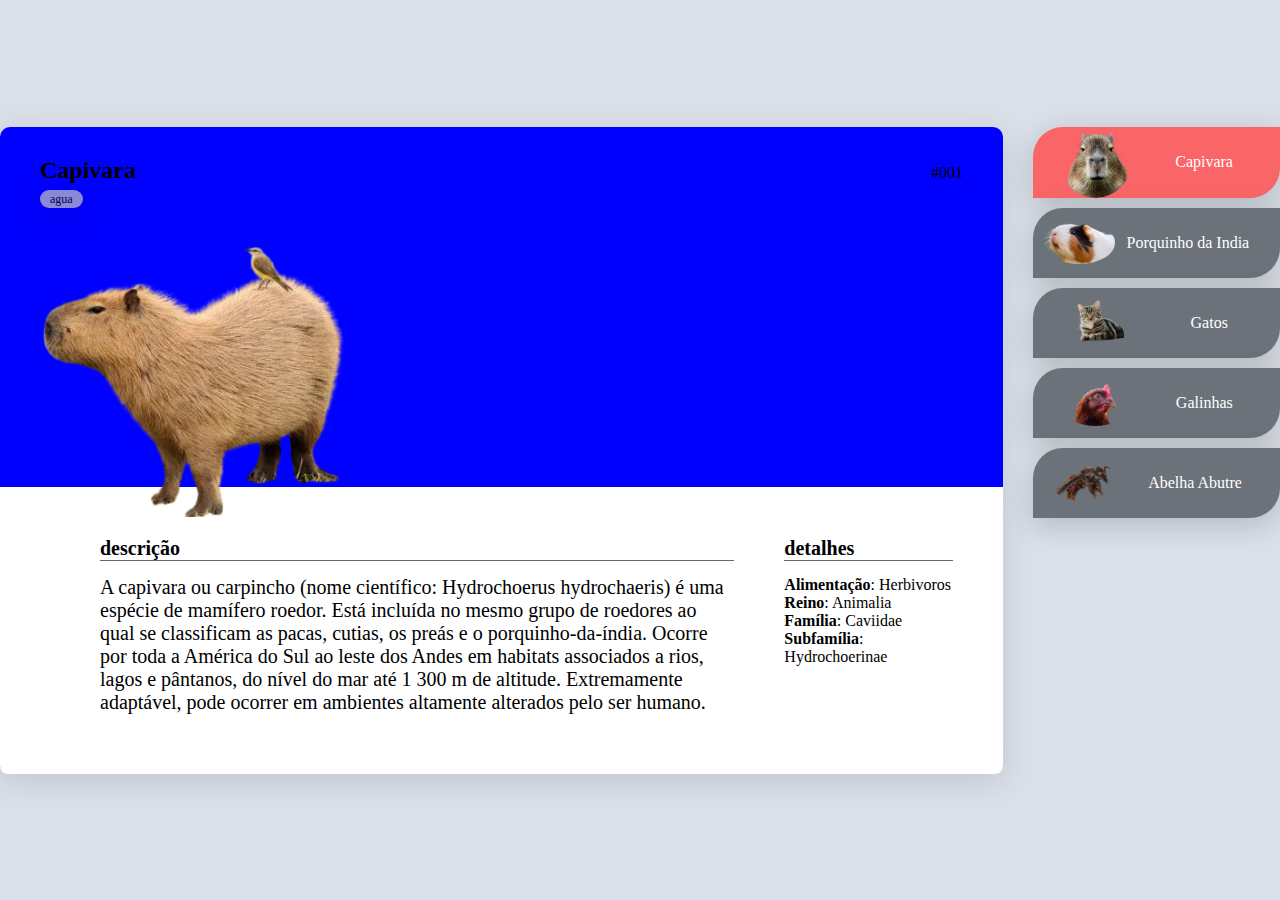
<file: index.html>
<!DOCTYPE html>
<html lang="pt-BR">

<head>
    <meta charset="UTF-8">
    <meta name="viewport" content="width=device-width, initial-scale=1.0">
    <title>Animaldex</title>
    <link rel="stylesheet" href="src/css/reset.css">
    <link rel="stylesheet" href="src/css/global.css">
    <link rel="stylesheet" href="src/css/cartao.css">
    <link rel="stylesheet" href="src/css/listagem.css">
    <link rel="stylesheet" href="src/css/responsivo.css">
    
</head>

<body>
    <main>

        <div class="Animaldex">
            <div class="cartoes">
                <div class="cartao-animal tipo-agua aberto" id="cartao-capivara">
                    <div class="cartao-topo">
                        <div class="detalhes">
                            <h2 class="nome">Capivara</h2>
                            <span>#001</span>
                        </div>
                        
                        <span class="tipo">agua</span>

                        <div class="cartao-imagem">
                            <img src="src/images/Capivara.png"
                                alt="Imagem de uma capivara">
                        </div>
                    </div>

                    <div class="cartao-informacoes">
                        <div class="descricao">
                        <h3>descrição</h3>
                        <ul>
                            <span class="textodescricao">A capivara ou carpincho (nome científico: Hydrochoerus hydrochaeris) é uma espécie de mamífero roedor. Está incluída no mesmo grupo de roedores ao qual se classificam as pacas, cutias, os preás e o porquinho-da-índia. Ocorre por toda a América do Sul ao leste dos Andes em habitats associados a rios, lagos e pântanos, do nível do mar até 1 300 m de altitude. Extremamente adaptável, pode ocorrer em ambientes altamente alterados pelo ser humano.</span>
                        </ul>
                        </div>

                        <div class="habilidades">
                         <h3>detalhes</h3>
                         <ul>
                            <li><strong>Alimentação</strong>: Herbivoros</li>
                            <li><strong>Reino</strong>: Animalia</li>
                            <li><strong>Família</strong>: Caviidae</li>
                            <li><strong>Subfamília</strong>: Hydrochoerinae</li>
                         </ul>
                       </div>
                    </div>
                </div>

                <div class="cartao-animal tipo-casa" id="cartao-pdi">
                    <div class="cartao-topo">
                        <div class="detalhes">
                            <h2 class="nome">porquinho da india</h2>
                            <span>#002</span>
                        </div>

                        <span class="tipo">casa</span>

                        <div class="cartao-imagem">
                            <img src="src/images/pdi.png"
                                alt="Imagem de uma capivara">
                        </div>
                    </div>

                    <div class="cartao-informacoes">
                        <div class="descricao">
                        <h3>descrição</h3>
                        <ul>
                            <span class="textodescricao">O porquinho-da-índia ou cuy (nome científico: Cavia porcellus) é uma espécie de roedor sul-americano da família dos caviídeos, que também inclui os preás, mocós e maras. Também são conhecidos popularmente como cobaia, cobaia-andino e preá-do-reino. São muito confundidos por leigos como um rato por terem muita semelhança. São oriundos dos Andes, na América do Sul, e estudos baseados em bioquímica e hibridação sugerem que eles são descendentes domesticados de uma espécie de preá intimamente relacionada como C. tschudii. Eles foram originalmente domesticados para a alimentação dos incas e outros povos indígenas, os quais ainda mantêm essa prática. Devido a essa domesticação, esses roedores não existem mais na natureza.</span>
                        </ul>
                        </div>

                        <div class="habilidades">
                           <h3>detalhes</h3>
                            <ul>
                               <li><strong>Alimentação</strong>: Herbivoros</li>
                            <li><strong>Reino</strong>: Animalia</li>
                            <li><strong>Família</strong>: Caviidae</li>
                            <li><strong>Subfamília</strong>: Cavioidea</li>
                            </ul>
                        </div>
                    </div>
                </div>

                <div class="cartao-animal tipo-casa" id="cartao-gatos">
                    <div class="cartao-topo">
                        <div class="detalhes">
                            <h2 class="nome">Gatos</h2>
                            <span>#003</span>
                        </div>

                        <span class="tipo">casa</span>

                        <div class="cartao-imagem">
                            <img src="src/images/petrede-gato-gordo-obeso1-removebg-preview.png"
                                alt="Imagem de uma capivara">
                        </div>
                    </div>

                    <div class="cartao-informacoes">
                        <div class="descricao">
                        <h3>descrição</h3>
                        <ul>
                            <span class="textodescricao">O gato (nome científico: Felis catus) ou gato doméstico é um mamífero carnívoro da família dos felídeos, muito popular como animal de estimação. Ocupando o topo da cadeia alimentar, é predador natural de diversos animais, como roedores, pássaros, lagartixas e alguns insetos. Segundo pesquisas realizadas por instituições norte-americanas, os gatos consistem no segundo animal de estimação mais popular do mundo, estando numericamente atrás apenas dos peixes de aquário. Consta em trigésimo nono na lista das 100 das espécies exóticas invasoras mais daninhas do mundo da União Internacional para a Conservação da Natureza (UICN).</span>
                        </ul>
                        </div>

                        <div class="habilidades">
                         <h3>detalhes</h3>
                         <ul>
                            <li><strong>Alimentação</strong>: carnivoros</li>
                            <li><strong>Reino</strong>: Animalia</li>
                            <li><strong>Família</strong>: Felidae</li>
                            <li><strong>Subfamília</strong>: Felinae</li>
                         </ul>
                       </div>
                    </div>
                </div>

                <div class="cartao-animal tipo-normal" id="cartao-galinhas">
                    <div class="cartao-topo">
                        <div class="detalhes">
                            <h2 class="nome">Galinhas</h2>
                            <span>#004</span>
                        </div>

                        <span class="tipo">normal</span>

                        <div class="cartao-imagem">
                            <img src="src/images/3-jxkzx2mgwn-removebg-preview.png"
                                alt="Imagem de uma capivara">
                        </div>
                    </div>

                    <div class="cartao-informacoes">
                        <div class="descricao">
                        <h3>descrição</h3>
                        <ul>
                            <span class="textodescricao">Galo e galinha (nome científico: Gallus gallus domesticus) são respectivamente, macho e fêmea da subespécie doméstica da espécie Gallus gallus (galo-banquiva). São aves da família dos fasianídeos e da ordem dos galiformes. Quando nascem, são chamados de "pintinhos" (sem distinção de sexo), na fase juvenil são chamados de "frangos" ou "frangas". A espécie tem uma enorme importância para o ser humano, sendo o animal doméstico mais difundido e abundante do planeta e uma das fontes de proteína mais baratas. Além de sua carne, fornecem ovos. As penas também têm utilizações industriais. Segundo dados de 2003, havia cerca de 24 bilhões de galinhas no mundo. Em alguns países da África moderna, 90% dos lares criam galinhas. As galinhas são aves omnívoras, tendo preferência por sementes e pequenos invertebrados.</span>
                        </ul>
                        </div>

                        <div class="habilidades">
                         <h3>detalhes</h3>
                         <ul>
                            <li><strong>Alimentação</strong>: grãos</li>
                            <li><strong>Reino</strong>: Animalia</li>
                            <li><strong>Família</strong>: Phasianidae</li>
                         </ul>
                       </div>
                    </div>
                </div>

                 <div class="cartao-animal tipo-voador" id="cartao-abelha-abutre">
                    <div class="cartao-topo">
                        <div class="detalhes">
                            <h2 class="nome">Abelha Abutre</h2>
                            <span>#005</span>
                        </div>

                        <span class="tipo">Voador</span>

                        <div class="cartao-imagem">
                            <img src="src/images/abelha_abutre-removebg-preview.png"
                                alt="Imagem de uma Abelha Abutre">
                        </div>
                    </div>

                    <div class="cartao-informacoes">
                        <div class="descricao">
                        <h3>descrição</h3>
                        <ul>
                            <span class="textodescricao">A abelha abutre, também conhecidas como abelha carniceira, são um pequeno grupo de três espécies de abelhas sem ferrão sul-americanas do gênero Trigona, que se alimentam de carne podre. As abelhas abutres produzem uma substância semelhante ao mel que não é derivada do néctar, mas sim de secreções ricas em proteínas das glândulas hipofaríngeas das abelhas. Essas secreções são provavelmente derivadas da dieta das abelhas, que consiste em carniça comida fora do ninho.[1] Esse comportamento incomum só foi descoberto em 1982, quase dois séculos depois que as abelhas foram classificadas pela primeira vez.</span>
                        </ul>
                        </div>

                        <div class="habilidades">
                         <h3>detalhes</h3>
                         <ul>
                            <li><strong>Alimentação</strong>: carniça</li>
                            <li><strong>Reino</strong>: Animalia</li>
                            <li><strong>Família</strong>: Apidae</li>
                         </ul>
                       </div>
                    </div>
                </div>


            </div>

            <nav class="listagem">
                <ul>
                    <li class="animal ativo" id="capivara">
                        <img src="src/images/Capivara_rosto.png" alt="capivara"><span>Capivara</span>
                    </li>
                    <li class="animal" id="pdi">
                        <img src="src/images/pdi_rosto.png" alt="porquinho da india"><span>Porquinho da India</span>
                    </li>
                    <li class="animal" id="gatos">
                        <img src="src/images/vida-de-gato-removebg-preview.png" alt="Gatos"><span>Gatos</span>
                    </li>
                    <li class="animal" id="galinhas">
                        <img src="src/images/1494776349416-removebg-preview.png" alt="Galinhas"><span>Galinhas</span>
                    </li>
                    <li class="animal" id="abelha-abutre">
                        <img src="src/images/abelha-abutre-removebg-preview.png" alt="abelha-abutre"><span>Abelha Abutre</span>
                    </li>
                </ul>
            </nav>

        </div>

    </main>

    <script src="src/js/index.js"></script>
</body>

</html>
</file>
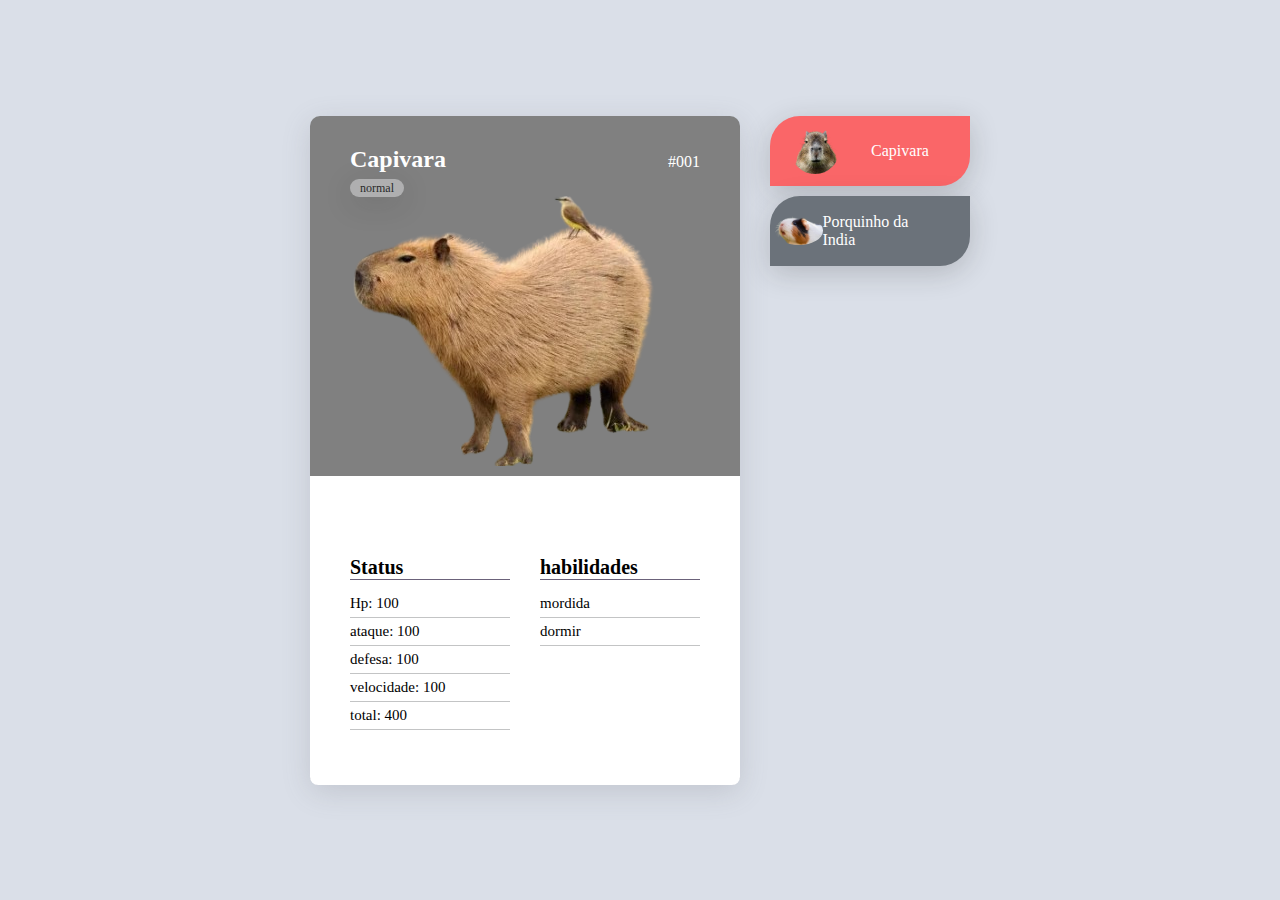
<file: animaldex/index.html>
<!DOCTYPE html>
<html lang="pt-BR">

<head>
    <meta charset="UTF-8">
    <meta name="viewport" content="width=device-width, initial-scale=1.0">
    <title>Animaldex</title>
    <link rel="stylesheet" href="src/css/reset.css">
    <link rel="stylesheet" href="src/css/global.css">
    <link rel="stylesheet" href="src/css/cartao.css">
    <link rel="stylesheet" href="src/css/listagem.css">
    <link rel="stylesheet" href="src/css/responsivo.css">
</head>

<body>
    <main>

        <div class="Animaldex">
            <div class="cartoes">
                <div class="cartao-animal tipo-normal aberto" id="cartao-capivara">
                    <div class="cartao-topo">
                        <div class="detalhes">
                            <h2 class="nome">Capivara</h2>
                            <span>#001</span>
                        </div>

                        <span class="tipo">normal</span>

                        <div class="cartao-imagem">
                            <img src="src/images/Capivara.png"
                                alt="Imagem de uma capivara">
                        </div>
                    </div>

                    <div class="cartao-informacoes">
                        <div class="status">
                        <h3>Status</h3>
                        <ul>
                            <li>Hp: 100</li>
                            <li>ataque: 100</li>
                            <li>defesa: 100</li>
                            <li>velocidade: 100</li>
                            <li>total: 400</li>
                        </ul>
                        </div>

                        <div class="habilidades">
                         <h3>habilidades</h3>

                         <ul>
                            <li>mordida</li>
                            <li>dormir</li>
                         </ul>
                       </div>
                    </div>
                </div>

                <div class="cartao-animal tipo-normal" id="cartao-pdi">
                    <div class="cartao-topo">
                        <div class="detalhes">
                            <h2 class="nome">porquinho da india</h2>
                            <span>#002</span>
                        </div>

                        <span class="tipo">normal</span>

                        <div class="cartao-imagem">
                            <img src="src/images/pdi.png"
                                alt="Imagem de uma capivara">
                        </div>
                    </div>

                    <div class="cartao-informacoes">
                        <div class="status">
                        <h3>Status</h3>
                        <ul>
                            <li>Hp</li>
                            <li>ataque</li>
                            <li>defesa</li>
                            <li>velocidade</li>
                            <li>total</li>
                        </ul>
                        </div>

                        <div class="habilidades">
                           <h3>habilidades</h3>

                            <ul>
                                <li></li>
                                <li></li>
                            </ul>
                        </div>
                    </div>
                </div>

            </div>

            <nav class="listagem">
                <ul>
                    <li class="animal ativo" id="capivara">
                        <img src="src/images/Capivara_rosto.png" alt="capivara"><span>Capivara</span>
                    </li>
                    <li class="animal" id="pdi">
                        <img src="src/images/pdi_rosto.png" alt="porquinho da india"><span>Porquinho da India</span>
                    </li>
                </ul>
            </nav>

        </div>

    </main>

    <script src="src/js/index.js"></script>
</body>

</html>
</file>
<file: src/css/global.css>
body

main{
    min-height: 100vh;
    display: flex;
    align-items: center;
    justify-content: center;
    background-color: #DADFE8;
}

.Animaldex{
    display: flex;
    gap: 30px;
    padding: 30px 0;

}
</file>
<file: src/css/cartao.css>
.cartao-animal{
    box-shadow: rgba(100, 100, 111, 0.2) 0px 7px 29px 0px;
    border-radius: 10px;
    display: none;
}

.cartao-animal .cartao-topo{
    padding: 30px 40px 0;
}

.cartao-animal .nome {
    margin-bottom: 5px;
}

.cartao-animal .tipo {
    font-size: 12px;
    opacity: 0.7;
    border-radius: 10px;
    padding: 2px 10px;
    box-shadow: rgba(33, 33, 37, 0.2) 0px 7px 29px 0px;
    background-color: #C3C4C5;
}

.cartao-animal .detalhes{
    color: rgb(0, 0, 0);
    display: flex;   
    justify-content: space-between;
    align-items: center;
}

.cartao-animal .cartao-imagem {
    width: 350px;
    height: 350px;
    display: flex;
    align-items: center;
}

.cartao-animal img {
    max-height: 100%;
    max-width: 100%;
}

.cartao-animal .cartao-informacoes{
    display: flex;  
    justify-content: space-between;
    background-color: white;
    padding: 50px;
    margin-top: -70px;
    border-bottom-left-radius: 8px;
    border-bottom-right-radius: 8px
}

.cartao-animal .cartao-informacoes h3 {
    font-size: 20px;
    margin-bottom: 15px;
    border-bottom: 1px solid #6B627A;
}

.cartao-animal .cartao-informacoes .descricao, .cartao-animal .cartao-informacoes .detalhes {
    padding:  0 50px;
    width: 800px;
}

.cartao-animal .cartao-informacoes .detalhes ul li, .cartao-animal .cartao-informacoes .descricao span {
    padding: 0 0 5px;
    margin-bottom: 5px;
    font-size: 20px;
}

.textodescricao{
    display: flex;
    align-items: center;
}

.cartao-animal.aberto {
    display: block;
}

.tipo-agua {
    background-color: blue;
}

.tipo-normal {
    background-color: #818282ff;
}

.tipo-casa {
    background-color: #5e4a34ff;
}

.tipo-voador {
    background-color: #8bffffff;
}
</file>
<file: src/css/listagem.css>
.listagem {
    max-width: 250px;
}

.listagem .animal {
    display: flex;
    align-items: center;
    justify-content: space-around;
    margin-bottom: 10px;
    background-color: #6B727A;
    color: #FFFFFF;
    padding: 0 5px;
    cursor: pointer;
    border-top-left-radius: 30px;
    border-bottom-right-radius: 30px;
    min-height: 70px;
    box-shadow: rgba(33, 33, 37, 0.2) 0px 7px 29px 0px;
    transition: 0.15s ease-in-out;

}

.listagem .animal:hover {
    transform: scale(1.09);
}

.listagem .animal img {
    width: 30%;
    border-radius: 50%;
    
}

.listagem .animal span{
    padding-right: 20px;
}

.listagem .animal.ativo {
    background-color: #FA6668;
}
</file>
<file: src/css/responsivo.css>
@media (max-width: 750px) {
    body {
        font-size: 12px;
    }

    .animaldex {
        flex-direction: column;
        padding: 30px 0;
    }

    .cartao-animal {
        max-width: 400PX;
    }

    .cartao-animal .cartao-imagem {
        width: 200px;
        height: 200px;
    }

    .cartao-animal .cartao-informacoes {
        padding: 60px 30px 30px;
        margin-top: -50px;
    }

    .cartao-animal .cartao-informacoes .informacoes {
        display: flex;
        justify-content: space-between;
        padding: 0;
    }

    .cartao-animal .cartao-informacoes h3 {
        font-size: 16px;
    }

    .listagem {
        max-width: 290px;
    }

    .listagem ul {
        display: flex;
        gap: 8px;
        flex-wrap: wrap;
        justify-content: space-between;
    }

    .listagem .animal {
        width: 140px;
        border-top-left-radius: 0;
        border-bottom-right-radius: 0;
        margin-bottom: 0;
        border-radius: 8px;
    }

    .listagem .animal span{
        padding-right: 5px;
    }
}
</file>
<file: animaldex/src/css/global.css>
body

main{
    min-height: 100vh;
    display: flex;
    align-items: center;
    justify-content: center;
    background-color: #DADFE8;
}

.Animaldex{
    display: flex;
    gap: 30px;
    padding: 30px 0;

}
</file>
<file: animaldex/src/css/cartao.css>
.cartao-animal{
    box-shadow: rgba(100, 100, 111, 0.2) 0px 7px 29px 0px;
    border-radius: 10px;
    display: none;
}

.cartao-animal .cartao-topo{
    padding: 30px 40px 0;
}

.cartao-animal .nome {
    margin-bottom: 5px;
}

.cartao-animal .tipo {
    font-size: 12px;
    opacity: 0.7;
    border-radius: 10px;
    padding: 2px 10px;
    box-shadow: rgba(33, 33, 37, 0.2) 0px 7px 29px 0px;
    background-color: #C3C4C5;
}

.cartao-animal .detalhes{
    color: white;
    display: flex;   
    justify-content: space-between;
    align-items: center;
}

.cartao-animal .cartao-imagem {
    width: 350px;
    height: 350px;
}

.cartao-animal img {
    max-height: 100%;
    max-width: 100%;
}

.cartao-animal .cartao-informacoes{
    display: flex;  
    justify-content: space-between;
    background-color: white;
    padding: 80px 30px 50px;
    margin-top: -70px;
    border-bottom-left-radius: 8px;
    border-bottom-right-radius: 8px
}

.cartao-animal .cartao-informacoes h3 {
    font-size: 20px;
    margin-bottom: 15px;
    border-bottom: 1px solid #6B627A;
}

.cartao-animal .cartao-informacoes .status, .cartao-animal .cartao-informacoes .habilidades {
    padding:  0 10px;
    width: 180px;
}

.cartao-animal .cartao-informacoes .habilidades ul li, .cartao-animal .cartao-informacoes .status ul li {
    border-bottom: 1px solid #C3C4C5;
    padding: 0 0 5px;
    margin-bottom: 5px;
    font-size: 15px;
}

.cartao-animal.aberto {
    display: block;
}

.tipo-normal {
    background-color: #808080;
}
</file>
<file: animaldex/src/css/listagem.css>
.listagem {
    max-width: 200px;
}

.listagem .animal {
    display: flex;
    align-items: center;
    justify-content: space-around;
    margin-bottom: 10px;
    background-color: #6B727A;
    color: #FFFFFF;
    padding: 0 5px;
    cursor: pointer;
    border-top-left-radius: 30px;
    border-bottom-right-radius: 30px;
    min-height: 70px;
    box-shadow: rgba(33, 33, 37, 0.2) 0px 7px 29px 0px;
    transition: 0.15s ease-in-out;

}

.listagem .animal:hover {
    transform: scale(1.09);
}

.listagem .animal img {
    width: 25%;
    border-radius: 50%;
    
}

.listagem .animal span{
    padding-right: 20px;
}

.listagem .animal.ativo {
    background-color: #FA6668;
}
</file>
<file: animaldex/src/css/responsivo.css>
@media (max-widht: 750px) {
    body {
        font-size: 12px;
    }

    .Animaldex {
        flex-direction: column;
        padding: 30px 0;
    }

    .cartao-animal {
        max-width: 300PX;
    }

    .cartao-animal .cartao-imagem {
        width: 200px;
        height: 200px;
    }

    .cartao-animal .cartao-informacoes {
        padding: 60px 30px 30px;
        margin-top: -50px;
    }

    .cartao-animal .cartao-informacoes .informacoes {
        display: flex;
        justify-content: space-between;
        padding: 0;
    }

    .cartao-animal .cartao-informacoes h3 {
        font-size: 16px;
    }

    .listagem {
        max-width: 290px;
    }

    .listagem ul {
        display: flex;
        gap: 8px;
        flex-wrap: wrap;
        justify-content: space-between;
    }

    .listagem .animal {
        width: 140px;
        border-top-left-radius: 0;
        border-bottom-right-radius: 0;
        margin-bottom: 0;
        border-radius: 8px;
    }

    .listagem .animal span{
        padding-right: 5px;
    }
}
</file>
